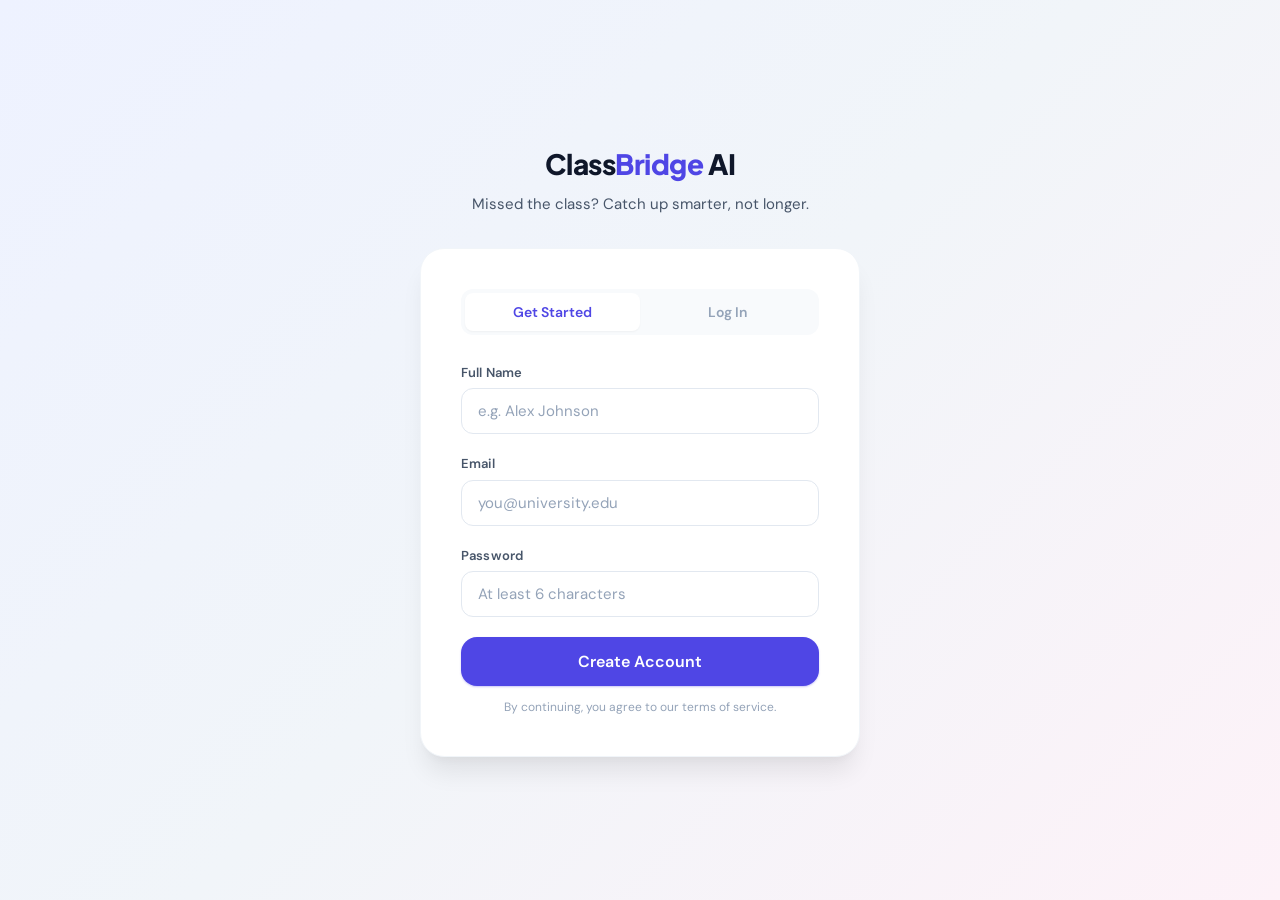
<file: frontend/index.html>
<!DOCTYPE html>
<html lang="en">
<head>
  <meta charset="UTF-8">
  <meta name="viewport" content="width=device-width, initial-scale=1.0">
  <title>ClassBridge AI</title>
  <link rel="icon" href="data:image/svg+xml,<svg xmlns='http://www.w3.org/2000/svg' viewBox='0 0 100 100'><text y='.9em' font-size='90'>🎓</text></svg>">
  <link rel="preconnect" href="https://fonts.googleapis.com">
  <link href="https://fonts.googleapis.com/css2?family=Plus+Jakarta+Sans:wght@400;500;600;700;800&family=DM+Sans:wght@400;500;600&display=swap" rel="stylesheet">
  <link rel="stylesheet" href="css/app.css">
</head>
<body>
  <div class="auth-page">
    <div class="auth-wrapper">
      <div class="auth-brand">
        <div class="logo">Class<span>Bridge</span> AI</div>
        <p class="tagline">Missed the class? Catch up smarter, not longer.</p>
      </div>

      <div class="auth-card">
        <div class="auth-tabs">
          <button class="auth-tab active" data-form="signup-form">Get Started</button>
          <button class="auth-tab" data-form="login-form">Log In</button>
        </div>

        <div id="signup-error" class="alert alert-error"></div>
        <form id="signup-form" class="auth-form active">
          <div class="form-group">
            <label class="form-label" for="signup-name">Full Name</label>
            <input class="form-input" type="text" id="signup-name" placeholder="e.g. Alex Johnson" required>
          </div>
          <div class="form-group">
            <label class="form-label" for="signup-email">Email</label>
            <input class="form-input" type="email" id="signup-email" placeholder="you@university.edu" required>
          </div>
          <div class="form-group">
            <label class="form-label" for="signup-password">Password</label>
            <input class="form-input" type="password" id="signup-password" placeholder="At least 6 characters" minlength="6" required>
          </div>
          <button type="submit" class="btn btn-primary btn-full btn-lg">Create Account</button>
          <p style="text-align:center;font-size:12px;color:var(--text-muted);margin-top:-8px">By continuing, you agree to our terms of service.</p>
        </form>

        <div id="login-error" class="alert alert-error"></div>
        <form id="login-form" class="auth-form">
          <div class="form-group">
            <label class="form-label" for="login-email">Email</label>
            <input class="form-input" type="email" id="login-email" placeholder="you@university.edu" required>
          </div>
          <div class="form-group">
            <label class="form-label" for="login-password">Password</label>
            <input class="form-input" type="password" id="login-password" placeholder="Your password" required>
          </div>
          <button type="submit" class="btn btn-primary btn-full btn-lg">Log In</button>
        </form>
      </div>
    </div>
  </div>

  <div class="toast-container" id="toast-container"></div>

  <script src="js/app.js"></script>
  <script>initAuthPage();</script>
</body>
</html>
</file>
<file: frontend/css/app.css>
/* ── ClassBridge AI — Design System ─────────────────────────────────────── */
@import url('https://fonts.googleapis.com/css2?family=Plus+Jakarta+Sans:wght@400;500;600;700;800&family=DM+Sans:wght@400;500;600&display=swap');

:root {
  --primary: #4f46e5;
  --primary-light: #818cf8;
  --primary-dark: #3730a3;
  --primary-soft: #eef2ff;
  --accent: #f43f5e;
  --accent-soft: #fff1f2;
  --success: #10b981;
  --success-soft: #ecfdf5;
  --warning: #f59e0b;
  --warning-soft: #fffbeb;
  --surface: #ffffff;
  --surface-dim: #f8fafc;
  --surface-hover: #f1f5f9;
  --bg: #f1f5f9;
  --border: #e2e8f0;
  --border-light: #f1f5f9;
  --text: #0f172a;
  --text-secondary: #475569;
  --text-muted: #94a3b8;
  --radius-sm: 8px;
  --radius-md: 12px;
  --radius-lg: 16px;
  --radius-xl: 24px;
  --radius-full: 9999px;
  --shadow-xs: 0 1px 2px rgba(0,0,0,0.04);
  --shadow-sm: 0 1px 3px rgba(0,0,0,0.06), 0 1px 2px rgba(0,0,0,0.04);
  --shadow-md: 0 4px 6px -1px rgba(0,0,0,0.07), 0 2px 4px -2px rgba(0,0,0,0.05);
  --shadow-lg: 0 10px 15px -3px rgba(0,0,0,0.08), 0 4px 6px -4px rgba(0,0,0,0.04);
  --shadow-xl: 0 20px 25px -5px rgba(0,0,0,0.08), 0 8px 10px -6px rgba(0,0,0,0.04);
  --font-display: 'Plus Jakarta Sans', system-ui, sans-serif;
  --font-body: 'DM Sans', system-ui, sans-serif;
  --transition: 150ms cubic-bezier(0.4, 0, 0.2, 1);
}

*, *::before, *::after { box-sizing: border-box; margin: 0; padding: 0; }
body { font-family: var(--font-body); color: var(--text); background: var(--bg); -webkit-font-smoothing: antialiased; line-height: 1.5; }
a { color: var(--primary); text-decoration: none; transition: color var(--transition); }
a:hover { color: var(--primary-dark); }
img { display: block; max-width: 100%; }

/* ── Auth Page ──────────────────────────────────────────────────────────── */
.auth-page {
  min-height: 100vh;
  display: flex;
  align-items: center;
  justify-content: center;
  padding: 24px;
  background: linear-gradient(135deg, #eef2ff 0%, #f1f5f9 50%, #fdf2f8 100%);
}
.auth-wrapper {
  width: 100%;
  max-width: 440px;
  animation: fadeUp 0.5s ease-out;
}
@keyframes fadeUp {
  from { opacity: 0; transform: translateY(16px); }
  to { opacity: 1; transform: translateY(0); }
}
.auth-brand {
  text-align: center;
  margin-bottom: 32px;
}
.auth-brand .logo {
  font-family: var(--font-display);
  font-size: 28px;
  font-weight: 800;
  color: var(--text);
  letter-spacing: -0.5px;
}
.auth-brand .logo span { color: var(--primary); }
.auth-brand .tagline {
  font-size: 15px;
  color: var(--text-secondary);
  margin-top: 8px;
}
.auth-card {
  background: var(--surface);
  border-radius: var(--radius-xl);
  padding: 40px;
  box-shadow: var(--shadow-xl);
  border: 1px solid var(--border-light);
}
.auth-tabs {
  display: flex;
  background: var(--surface-dim);
  border-radius: var(--radius-md);
  padding: 4px;
  margin-bottom: 28px;
}
.auth-tab {
  flex: 1;
  padding: 10px;
  border: none;
  background: transparent;
  border-radius: var(--radius-sm);
  font-family: var(--font-body);
  font-size: 14px;
  font-weight: 600;
  color: var(--text-muted);
  cursor: pointer;
  transition: all var(--transition);
}
.auth-tab.active {
  background: var(--surface);
  color: var(--primary);
  box-shadow: var(--shadow-xs);
}
.auth-form { display: none; flex-direction: column; gap: 20px; }
.auth-form.active { display: flex; animation: fadeUp 0.3s ease-out; }

/* ── Form Elements ──────────────────────────────────────────────────────── */
.form-group { display: flex; flex-direction: column; gap: 6px; }
.form-label {
  font-size: 13px;
  font-weight: 600;
  color: var(--text-secondary);
  letter-spacing: 0.01em;
}
.form-input {
  padding: 12px 16px;
  border: 1.5px solid var(--border);
  border-radius: var(--radius-md);
  font-family: var(--font-body);
  font-size: 15px;
  color: var(--text);
  background: var(--surface);
  transition: all var(--transition);
  outline: none;
}
.form-input:hover { border-color: #cbd5e1; }
.form-input:focus { border-color: var(--primary); box-shadow: 0 0 0 3px rgba(79, 70, 229, 0.1); }
.form-input::placeholder { color: var(--text-muted); }
select.form-input { cursor: pointer; }

/* ── Buttons ────────────────────────────────────────────────────────────── */
.btn {
  display: inline-flex;
  align-items: center;
  justify-content: center;
  gap: 8px;
  padding: 12px 24px;
  border: none;
  border-radius: var(--radius-md);
  font-family: var(--font-body);
  font-size: 14px;
  font-weight: 600;
  cursor: pointer;
  transition: all var(--transition);
  outline: none;
  text-decoration: none;
}
.btn:focus-visible { box-shadow: 0 0 0 3px rgba(79, 70, 229, 0.3); }
.btn-primary {
  background: var(--primary);
  color: white;
  box-shadow: 0 1px 2px rgba(79, 70, 229, 0.3);
}
.btn-primary:hover { background: var(--primary-dark); transform: translateY(-1px); box-shadow: 0 4px 12px rgba(79, 70, 229, 0.3); }
.btn-primary:active { transform: translateY(0); }
.btn-secondary {
  background: var(--surface);
  color: var(--text-secondary);
  border: 1.5px solid var(--border);
}
.btn-secondary:hover { background: var(--surface-dim); border-color: #cbd5e1; }
.btn-ghost {
  background: transparent;
  color: var(--text-secondary);
}
.btn-ghost:hover { background: var(--surface-dim); color: var(--text); }
.btn-danger { background: var(--accent-soft); color: var(--accent); }
.btn-danger:hover { background: #ffe4e6; }
.btn-sm { padding: 8px 16px; font-size: 13px; border-radius: var(--radius-sm); }
.btn-lg { padding: 14px 32px; font-size: 16px; border-radius: var(--radius-lg); }
.btn-full { width: 100%; }
.btn:disabled { opacity: 0.5; cursor: not-allowed; transform: none !important; }
.btn-icon {
  width: 40px;
  height: 40px;
  padding: 0;
  border-radius: var(--radius-md);
}

/* ── Alerts ─────────────────────────────────────────────────────────────── */
.alert {
  padding: 12px 16px;
  border-radius: var(--radius-md);
  font-size: 13px;
  font-weight: 500;
  display: none;
  animation: fadeUp 0.2s ease-out;
}
.alert.show { display: flex; align-items: center; gap: 8px; }
.alert-error { background: var(--accent-soft); color: var(--accent); border: 1px solid #fecdd3; }
.alert-success { background: var(--success-soft); color: var(--success); border: 1px solid #a7f3d0; }

/* ── Toast Notifications ────────────────────────────────────────────────── */
.toast-container {
  position: fixed;
  bottom: 24px;
  right: 24px;
  z-index: 1000;
  display: flex;
  flex-direction: column;
  gap: 8px;
}
.toast {
  background: var(--text);
  color: white;
  padding: 14px 20px;
  border-radius: var(--radius-md);
  font-size: 14px;
  font-weight: 500;
  box-shadow: var(--shadow-xl);
  animation: toastIn 0.3s ease-out;
  display: flex;
  align-items: center;
  gap: 10px;
  max-width: 400px;
}
.toast.success { background: var(--success); }
.toast.error { background: var(--accent); }
@keyframes toastIn {
  from { opacity: 0; transform: translateY(12px) scale(0.95); }
  to { opacity: 1; transform: translateY(0) scale(1); }
}
@keyframes toastOut {
  from { opacity: 1; transform: translateY(0) scale(1); }
  to { opacity: 0; transform: translateY(-8px) scale(0.95); }
}

/* ── App Header ─────────────────────────────────────────────────────────── */
.app-header {
  background: rgba(255, 255, 255, 0.85);
  backdrop-filter: blur(12px);
  -webkit-backdrop-filter: blur(12px);
  border-bottom: 1px solid var(--border-light);
  padding: 0 32px;
  height: 64px;
  display: flex;
  align-items: center;
  justify-content: space-between;
  position: sticky;
  top: 0;
  z-index: 100;
}
.app-header .logo {
  font-family: var(--font-display);
  font-size: 18px;
  font-weight: 800;
  letter-spacing: -0.3px;
}
.app-header .logo span { color: var(--primary); }
.header-actions { display: flex; align-items: center; gap: 12px; }
.user-pill {
  display: flex;
  align-items: center;
  gap: 10px;
  padding: 6px 14px 6px 6px;
  background: var(--surface-dim);
  border-radius: var(--radius-full);
  font-size: 13px;
  font-weight: 500;
  color: var(--text-secondary);
}
.user-avatar {
  width: 32px;
  height: 32px;
  border-radius: 50%;
  background: linear-gradient(135deg, var(--primary), var(--primary-light));
  display: flex;
  align-items: center;
  justify-content: center;
  color: white;
  font-weight: 700;
  font-size: 13px;
  font-family: var(--font-display);
}

/* ── App Container ──────────────────────────────────────────────────────── */
.app-container { max-width: 1100px; margin: 0 auto; padding: 32px; animation: fadeUp 0.4s ease-out; }

/* ── Dashboard ──────────────────────────────────────────────────────────── */
.dash-hero {
  margin-bottom: 32px;
}
.dash-hero h1 {
  font-family: var(--font-display);
  font-size: 28px;
  font-weight: 800;
  letter-spacing: -0.5px;
  margin-bottom: 4px;
}
.dash-hero p {
  color: var(--text-secondary);
  font-size: 15px;
}
.dash-actions {
  display: flex;
  gap: 12px;
  margin-top: 20px;
}

/* ── Stats Row ──────────────────────────────────────────────────────────── */
.stats-row {
  display: grid;
  grid-template-columns: repeat(auto-fit, minmax(160px, 1fr));
  gap: 16px;
  margin-bottom: 40px;
}
.stat-card {
  background: var(--surface);
  border-radius: var(--radius-lg);
  padding: 20px 24px;
  border: 1px solid var(--border-light);
  transition: all var(--transition);
}
.stat-card:hover { box-shadow: var(--shadow-sm); }
.stat-value {
  font-family: var(--font-display);
  font-size: 32px;
  font-weight: 800;
  color: var(--primary);
  letter-spacing: -1px;
}
.stat-label {
  font-size: 13px;
  color: var(--text-muted);
  font-weight: 500;
  margin-top: 2px;
}

/* ── Section Headers ────────────────────────────────────────────────────── */
.section-header {
  display: flex;
  justify-content: space-between;
  align-items: center;
  margin-bottom: 16px;
  gap: 8px;
}
.section-title {
  font-family: var(--font-display);
  font-size: 18px;
  font-weight: 700;
  letter-spacing: -0.3px;
}

/* ── Search & Filter Toolbar ───────────────────────────────────────────── */
.toolbar {
  display: flex;
  align-items: center;
  gap: 12px;
  flex-wrap: wrap;
  width: 100%;
  margin-bottom: 16px;
}
.section-header {
  flex-wrap: wrap;
  gap: 8px;
}
.search-box {
  position: relative;
  flex: 1;
  min-width: 200px;
  max-width: 360px;
}
.search-icon {
  position: absolute;
  left: 12px;
  top: 50%;
  transform: translateY(-50%);
  color: var(--text-muted);
  pointer-events: none;
}
.search-input {
  width: 100%;
  padding: 10px 38px 10px 38px;
  border: 1px solid var(--border);
  border-radius: var(--radius-full);
  font-family: var(--font-body);
  font-size: 14px;
  background: var(--surface);
  color: var(--text);
  transition: border-color var(--transition), box-shadow var(--transition);
  outline: none;
}
.search-input:focus {
  border-color: var(--primary);
  box-shadow: 0 0 0 3px rgba(79,70,229,0.1);
}
.search-input::placeholder { color: var(--text-muted); }
.search-clear-btn {
  position: absolute;
  right: 10px;
  top: 50%;
  transform: translateY(-50%);
  display: flex;
  align-items: center;
  justify-content: center;
  width: 24px;
  height: 24px;
  border: none;
  border-radius: 50%;
  background: transparent;
  color: var(--text-muted);
  cursor: pointer;
  padding: 0;
  transition: background var(--transition), color var(--transition);
}
.search-clear-btn:hover {
  background: var(--surface-hover);
  color: var(--text);
}
.filter-chips {
  display: flex;
  gap: 6px;
  flex-wrap: wrap;
}
.filter-chip {
  padding: 6px 14px;
  border: 1px solid var(--border);
  border-radius: var(--radius-full);
  background: var(--surface);
  font-family: var(--font-body);
  font-size: 13px;
  font-weight: 500;
  color: var(--text-secondary);
  cursor: pointer;
  transition: all var(--transition);
  white-space: nowrap;
}
.filter-chip:hover {
  background: var(--surface-hover);
  border-color: var(--text-muted);
}
.filter-chip.active {
  background: var(--primary);
  color: white;
  border-color: var(--primary);
}

/* ── Subject Cards ──────────────────────────────────────────────────────── */
.subject-grid {
  display: grid;
  grid-template-columns: repeat(auto-fill, minmax(300px, 1fr));
  gap: 16px;
  margin-bottom: 40px;
}
.subject-card {
  background: var(--surface);
  border-radius: var(--radius-lg);
  padding: 24px;
  border: 1px solid var(--border-light);
  cursor: pointer;
  transition: all var(--transition);
  position: relative;
  overflow: hidden;
}
.subject-card::before {
  content: '';
  position: absolute;
  top: 0;
  left: 0;
  right: 0;
  height: 3px;
  background: linear-gradient(90deg, var(--primary), var(--primary-light));
  opacity: 0;
  transition: opacity var(--transition);
}
.subject-card:hover {
  border-color: var(--primary-light);
  box-shadow: var(--shadow-md);
  transform: translateY(-2px);
}
.subject-card:hover::before { opacity: 1; }
.subject-card h3 {
  font-family: var(--font-display);
  font-size: 17px;
  font-weight: 700;
  margin-bottom: 6px;
}
.subject-card p {
  font-size: 13px;
  color: var(--text-muted);
  margin-bottom: 16px;
  line-height: 1.5;
}
.subject-meta {
  display: flex;
  gap: 16px;
  font-size: 12px;
  color: var(--text-muted);
  font-weight: 500;
}

/* ── Class List ─────────────────────────────────────────────────────────── */
.class-list { display: flex; flex-direction: column; gap: 8px; }
.class-card {
  background: var(--surface);
  border-radius: var(--radius-lg);
  padding: 16px 20px;
  border: 1px solid var(--border-light);
  display: flex;
  align-items: center;
  gap: 16px;
  cursor: pointer;
  transition: all var(--transition);
}
.class-card:hover {
  border-color: var(--primary-light);
  box-shadow: var(--shadow-sm);
}
.class-card .class-icon {
  width: 44px;
  height: 44px;
  border-radius: var(--radius-md);
  background: var(--primary-soft);
  display: flex;
  align-items: center;
  justify-content: center;
  font-size: 20px;
  flex-shrink: 0;
}
.class-card .class-info { flex: 1; min-width: 0; }
.class-card .class-info h4 {
  font-family: var(--font-display);
  font-size: 15px;
  font-weight: 600;
  margin-bottom: 2px;
  white-space: nowrap;
  overflow: hidden;
  text-overflow: ellipsis;
}
.class-card .class-info p {
  font-size: 13px;
  color: var(--text-muted);
  white-space: nowrap;
  overflow: hidden;
  text-overflow: ellipsis;
}
.class-card .class-right {
  display: flex;
  align-items: center;
  gap: 12px;
  flex-shrink: 0;
}

/* ── Status Badges ──────────────────────────────────────────────────────── */
.status-badge {
  display: inline-flex;
  align-items: center;
  gap: 6px;
  padding: 4px 12px;
  border-radius: var(--radius-full);
  font-size: 12px;
  font-weight: 600;
  letter-spacing: 0.02em;
}
.status-badge::before {
  content: '';
  width: 6px;
  height: 6px;
  border-radius: 50%;
  background: currentColor;
}
.status-PENDING { background: #fef3c7; color: #92400e; }
.status-PENDING::before { background: #f59e0b; }
.status-PROCESSING { background: #dbeafe; color: #1e40af; animation: pulse 2s infinite; }
.status-PROCESSING::before { background: #3b82f6; }
.status-UPLOADED { background: #e0e7ff; color: #3730a3; }
.status-UPLOADED::before { background: #6366f1; }
.status-AUDIO_READY { background: #d1fae5; color: #065f46; }
.status-AUDIO_READY::before { background: #10b981; }
.status-TRANSCRIBED { background: #ede9fe; color: #5b21b6; }
.status-TRANSCRIBED::before { background: #8b5cf6; }
.status-ANALYZED { background: #d1fae5; color: #047857; }
.status-ANALYZED::before { background: #059669; }
.status-DONE { background: #d1fae5; color: #047857; }
.status-DONE::before { background: #059669; }
.status-FAILED { background: #fee2e2; color: #991b1b; }
.status-FAILED::before { background: #ef4444; }
@keyframes pulse {
  0%, 100% { opacity: 1; }
  50% { opacity: 0.6; }
}

/* ── Class Detail Hero ──────────────────────────────────────────────────── */
.detail-hero {
  background: var(--surface);
  border-radius: var(--radius-xl);
  padding: 32px;
  margin-bottom: 24px;
  border: 1px solid var(--border-light);
}
.detail-hero .back-link {
  display: inline-flex;
  align-items: center;
  gap: 6px;
  font-size: 13px;
  font-weight: 500;
  color: var(--text-muted);
  margin-bottom: 20px;
  transition: color var(--transition);
}
.detail-hero .back-link:hover { color: var(--primary); }
.detail-hero h1 {
  font-family: var(--font-display);
  font-size: 26px;
  font-weight: 800;
  letter-spacing: -0.5px;
  margin-bottom: 8px;
}
.detail-hero .meta-row {
  display: flex;
  align-items: center;
  gap: 16px;
  flex-wrap: wrap;
}
.detail-hero .meta-item {
  display: flex;
  align-items: center;
  gap: 6px;
  font-size: 13px;
  color: var(--text-muted);
  font-weight: 500;
}

/* ── Progress Bar ───────────────────────────────────────────────────────── */
.progress-wrapper { margin-top: 24px; }
.progress-header {
  display: flex;
  justify-content: space-between;
  align-items: center;
  margin-bottom: 8px;
}
.progress-label {
  font-size: 13px;
  font-weight: 600;
  color: var(--text-secondary);
}
.progress-pct {
  font-size: 13px;
  font-weight: 700;
  color: var(--primary);
  font-family: var(--font-display);
}
.progress-track {
  height: 8px;
  background: var(--surface-dim);
  border-radius: var(--radius-full);
  overflow: hidden;
}
.progress-fill {
  height: 100%;
  background: linear-gradient(90deg, var(--primary), var(--primary-light));
  border-radius: var(--radius-full);
  transition: width 0.8s cubic-bezier(0.4, 0, 0.2, 1);
}

/* ── Tabs ───────────────────────────────────────────────────────────────── */
.tab-bar {
  display: flex;
  gap: 2px;
  background: var(--surface);
  border-radius: var(--radius-lg);
  padding: 4px;
  margin-bottom: 24px;
  border: 1px solid var(--border-light);
  overflow-x: auto;
  -webkit-overflow-scrolling: touch;
}
.tab-bar::-webkit-scrollbar { display: none; }
.tab-btn {
  padding: 10px 18px;
  border: none;
  background: transparent;
  border-radius: var(--radius-md);
  font-family: var(--font-body);
  font-size: 13px;
  font-weight: 600;
  color: var(--text-muted);
  cursor: pointer;
  white-space: nowrap;
  transition: all var(--transition);
}
.tab-btn:hover { color: var(--text-secondary); background: var(--surface-dim); }
.tab-btn.active {
  background: var(--primary-soft);
  color: var(--primary);
}
.tab-panel { display: none; animation: fadeUp 0.25s ease-out; }
.tab-panel.active { display: block; }

/* ── Panels ─────────────────────────────────────────────────────────────── */
.panel {
  background: var(--surface);
  border-radius: var(--radius-lg);
  padding: 24px;
  margin-bottom: 16px;
  border: 1px solid var(--border-light);
}
.panel-title {
  font-family: var(--font-display);
  font-size: 16px;
  font-weight: 700;
  margin-bottom: 16px;
  display: flex;
  align-items: center;
  gap: 8px;
}
.panel-text {
  font-size: 15px;
  line-height: 1.7;
  color: var(--text-secondary);
}
.panel-list { list-style: none; }
.panel-list li {
  padding: 12px 0;
  border-bottom: 1px solid var(--border-light);
  font-size: 14px;
  line-height: 1.6;
  color: var(--text-secondary);
}
.panel-list li:last-child { border-bottom: none; }

/* ── Priority Items ─────────────────────────────────────────────────────── */
.priority-stack { display: flex; flex-direction: column; gap: 8px; }
.priority-row {
  display: flex;
  align-items: center;
  gap: 12px;
  padding: 14px 16px;
  background: var(--surface-dim);
  border-radius: var(--radius-md);
  transition: background var(--transition);
}
.priority-row:hover { background: var(--border-light); }
.priority-tag {
  padding: 3px 10px;
  border-radius: var(--radius-sm);
  font-size: 11px;
  font-weight: 700;
  text-transform: uppercase;
  letter-spacing: 0.05em;
  flex-shrink: 0;
}
.priority-tag.CRITICAL { background: #fee2e2; color: #dc2626; }
.priority-tag.HIGH { background: #fff7ed; color: #ea580c; }
.priority-tag.MEDIUM { background: #fef3c7; color: #92400e; }

/* ── Timestamp Items ────────────────────────────────────────────────────── */
.ts-stack { display: flex; flex-direction: column; gap: 6px; }
.ts-row {
  display: flex;
  align-items: center;
  gap: 12px;
  padding: 12px 14px;
  background: var(--surface-dim);
  border-radius: var(--radius-md);
}
.ts-time {
  font-family: 'DM Sans', monospace;
  font-size: 13px;
  font-weight: 700;
  color: var(--primary);
  min-width: 60px;
}
.ts-type {
  padding: 2px 8px;
  border-radius: var(--radius-sm);
  font-size: 11px;
  font-weight: 700;
  text-transform: uppercase;
  letter-spacing: 0.04em;
  flex-shrink: 0;
}
.ts-type-EXPLANATION { background: #dbeafe; color: #1e40af; }
.ts-type-ASSIGNMENT { background: #fee2e2; color: #991b1b; }
.ts-type-ANNOUNCEMENT { background: #fef3c7; color: #92400e; }
.ts-type-EXAMPLE { background: #d1fae5; color: #065f46; }

/* ── Quiz ───────────────────────────────────────────────────────────────── */
.quiz-card {
  background: var(--surface-dim);
  border-radius: var(--radius-lg);
  padding: 24px;
  margin-bottom: 16px;
  border: 1px solid var(--border-light);
}
.quiz-q {
  font-size: 15px;
  font-weight: 600;
  margin-bottom: 16px;
  line-height: 1.5;
}
.quiz-opts { display: flex; flex-direction: column; gap: 8px; }
.quiz-opt {
  display: flex;
  align-items: center;
  gap: 12px;
  padding: 12px 16px;
  background: var(--surface);
  border: 1.5px solid var(--border);
  border-radius: var(--radius-md);
  font-size: 14px;
  cursor: pointer;
  transition: all var(--transition);
}
.quiz-opt:hover { border-color: var(--primary-light); background: var(--primary-soft); }
.quiz-opt .opt-key {
  width: 28px;
  height: 28px;
  border-radius: var(--radius-sm);
  background: var(--surface-dim);
  display: flex;
  align-items: center;
  justify-content: center;
  font-size: 12px;
  font-weight: 700;
  color: var(--text-muted);
  flex-shrink: 0;
}
.quiz-opt.correct { border-color: var(--success); background: var(--success-soft); }
.quiz-opt.correct .opt-key { background: var(--success); color: white; }
.quiz-opt.wrong { border-color: var(--accent); background: var(--accent-soft); }
.quiz-opt.wrong .opt-key { background: var(--accent); color: white; }
.quiz-source { font-size: 12px; color: var(--text-muted); margin-top: 12px; }

/* ── Watch Categories ───────────────────────────────────────────────────── */
.watch-section { margin-bottom: 24px; }
.watch-section h4 {
  font-family: var(--font-display);
  font-size: 14px;
  font-weight: 700;
  margin-bottom: 12px;
  display: flex;
  align-items: center;
  gap: 8px;
}
.watch-item {
  padding: 14px 16px;
  background: var(--surface-dim);
  border-radius: var(--radius-md);
  margin-bottom: 8px;
  border: 1px solid var(--border-light);
}
.watch-item strong { font-size: 14px; }
.watch-item .reason { font-size: 13px; color: var(--text-muted); margin-top: 4px; }

/* ── Empty State ────────────────────────────────────────────────────────── */
.empty-state {
  text-align: center;
  padding: 60px 24px;
}
.empty-icon {
  width: 64px;
  height: 64px;
  border-radius: var(--radius-xl);
  background: var(--primary-soft);
  display: inline-flex;
  align-items: center;
  justify-content: center;
  font-size: 28px;
  margin-bottom: 16px;
}
.empty-state h3 {
  font-family: var(--font-display);
  font-size: 17px;
  font-weight: 700;
  margin-bottom: 6px;
}
.empty-state p {
  font-size: 14px;
  color: var(--text-muted);
  margin-bottom: 20px;
  max-width: 320px;
  margin-left: auto;
  margin-right: auto;
}

/* ── Modal ──────────────────────────────────────────────────────────────── */
.modal-backdrop {
  display: none;
  position: fixed;
  inset: 0;
  background: rgba(15, 23, 42, 0.4);
  backdrop-filter: blur(4px);
  z-index: 200;
  align-items: center;
  justify-content: center;
  padding: 24px;
}
.modal-backdrop.open { display: flex; }
.modal {
  background: var(--surface);
  border-radius: var(--radius-xl);
  padding: 36px;
  width: 100%;
  max-width: 480px;
  box-shadow: var(--shadow-xl);
  animation: modalIn 0.25s ease-out;
}
@keyframes modalIn {
  from { opacity: 0; transform: scale(0.95) translateY(8px); }
  to { opacity: 1; transform: scale(1) translateY(0); }
}
.modal h2 {
  font-family: var(--font-display);
  font-size: 20px;
  font-weight: 800;
  margin-bottom: 24px;
}
.modal-actions {
  display: flex;
  gap: 12px;
  justify-content: flex-end;
  margin-top: 24px;
}

/* ── Loading ────────────────────────────────────────────────────────────── */
.loading {
  display: flex;
  align-items: center;
  justify-content: center;
  padding: 48px;
}
.spinner {
  width: 28px;
  height: 28px;
  border: 3px solid var(--border);
  border-top-color: var(--primary);
  border-radius: 50%;
  animation: spin 0.7s linear infinite;
}
@keyframes spin { to { transform: rotate(360deg); } }

/* ── Skeleton ───────────────────────────────────────────────────────────── */
.skeleton {
  background: linear-gradient(90deg, var(--surface-dim) 25%, var(--border-light) 50%, var(--surface-dim) 75%);
  background-size: 200% 100%;
  animation: shimmer 1.5s infinite;
  border-radius: var(--radius-md);
}
@keyframes shimmer {
  0% { background-position: -200% 0; }
  100% { background-position: 200% 0; }
}

/* ── Learning Gaps ────────────────────────────────────────────────────── */
.progress-ring-row {
  display: flex;
  align-items: center;
  gap: 24px;
  margin-bottom: 16px;
}
.progress-ring-wrapper {
  position: relative;
  width: 80px;
  height: 80px;
  flex-shrink: 0;
}
.progress-ring-bg { stroke-linecap: round; }
.progress-ring-fill {
  transition: stroke-dashoffset 0.6s ease;
}
.progress-ring-text {
  position: absolute;
  inset: 0;
  display: flex;
  align-items: center;
  justify-content: center;
  font-family: var(--font-display);
  font-size: 18px;
  font-weight: 800;
  color: var(--text);
}
.progress-ring-details {
  display: flex;
  flex-direction: column;
  gap: 8px;
}
.progress-detail-item {
  display: flex;
  align-items: center;
  gap: 12px;
}
.progress-detail-label {
  font-size: 13px;
  color: var(--text-muted);
}
.progress-detail-value {
  font-size: 14px;
  font-weight: 700;
  color: var(--text);
}
.concept-status-grid {
  display: flex;
  flex-direction: column;
  gap: 6px;
  margin-top: 12px;
}
.concept-status-chip {
  display: flex;
  align-items: center;
  gap: 10px;
  padding: 8px 12px;
  border: 1px solid var(--border);
  border-radius: var(--radius-sm);
  background: var(--surface);
}
.concept-status-dot {
  width: 8px;
  height: 8px;
  border-radius: 50%;
  flex-shrink: 0;
}
.concept-status-name {
  font-size: 14px;
  font-weight: 500;
  flex: 1;
}
.concept-status-label {
  font-size: 12px;
  font-weight: 600;
  text-transform: uppercase;
  letter-spacing: 0.5px;
}
.concept-actions {
  display: flex;
  gap: 4px;
}
.concept-btn {
  width: 28px;
  height: 28px;
  border-radius: 50%;
  border: 1px solid var(--border);
  background: var(--surface);
  color: var(--text-muted);
  font-size: 12px;
  font-weight: 700;
  cursor: pointer;
  transition: all var(--transition);
  display: flex;
  align-items: center;
  justify-content: center;
}
.concept-btn:hover {
  border-color: var(--btn-color, var(--primary));
  color: var(--btn-color, var(--primary));
  background: color-mix(in srgb, var(--btn-color, var(--primary)) 10%, white);
}
.concept-btn.active {
  border-color: var(--btn-color, var(--primary));
  background: var(--btn-color, var(--primary));
  color: white;
}

/* ── Learning Gaps ────────────────────────────────────────────────────── */
.gap-assessment {
  display: flex;
  gap: 16px;
  align-items: flex-start;
  padding: 20px;
  background: var(--surface);
  border: 1px solid var(--border);
  border-radius: var(--radius-lg);
  margin-bottom: 16px;
}
.gap-assessment-icon { font-size: 32px; flex-shrink: 0; }
.gap-assessment-text strong {
  font-family: var(--font-display);
  font-size: 15px;
  font-weight: 700;
  display: block;
  margin-bottom: 4px;
}
.gap-assessment-text p {
  font-size: 14px;
  color: var(--text-secondary);
  line-height: 1.6;
}
.gap-stats {
  display: grid;
  grid-template-columns: repeat(4, 1fr);
  gap: 12px;
  margin-bottom: 16px;
}
.gap-stat {
  background: var(--surface);
  border: 1px solid var(--border);
  border-radius: var(--radius-md);
  padding: 16px;
  text-align: center;
}
.gap-stat-value {
  font-family: var(--font-display);
  font-size: 24px;
  font-weight: 800;
  color: var(--text);
}
.gap-stat-label {
  font-size: 12px;
  color: var(--text-muted);
  margin-top: 4px;
  font-weight: 500;
}
.gap-prereq-list {
  display: flex;
  flex-wrap: wrap;
  gap: 8px;
}
.gap-prereq-tag {
  padding: 6px 14px;
  background: var(--warning-soft);
  color: var(--warning);
  border-radius: var(--radius-full);
  font-size: 13px;
  font-weight: 600;
}
.gap-missing-list {
  display: flex;
  flex-direction: column;
  gap: 8px;
}
.gap-missing-item {
  display: flex;
  align-items: center;
  gap: 10px;
  font-size: 14px;
  font-weight: 500;
  padding: 10px 14px;
  background: var(--accent-soft);
  border-radius: var(--radius-sm);
}
.gap-recs {
  display: flex;
  flex-direction: column;
  gap: 12px;
}
.gap-rec-card {
  padding: 16px;
  background: var(--surface-dim);
  border-radius: var(--radius-md);
  border: 1px solid var(--border-light);
}
.gap-rec-header {
  display: flex;
  justify-content: space-between;
  align-items: center;
  margin-bottom: 8px;
}
.gap-rec-action {
  font-size: 12px;
  font-weight: 600;
  text-transform: uppercase;
  letter-spacing: 0.5px;
  color: var(--text-secondary);
}
.gap-rec-priority {
  font-size: 12px;
  font-weight: 700;
}
.gap-rec-topic {
  font-size: 15px;
  font-weight: 600;
  color: var(--text);
  margin-bottom: 4px;
}
.gap-rec-reason {
  font-size: 13px;
  color: var(--text-muted);
}

/* ── Chat ─────────────────────────────────────────────────────────────── */
.chat-container {
  display: flex;
  flex-direction: column;
  height: calc(100vh - 340px);
  min-height: 400px;
  max-height: 600px;
}
.chat-messages {
  flex: 1;
  overflow-y: auto;
  padding: 20px;
  display: flex;
  flex-direction: column;
  gap: 16px;
}
.chat-welcome {
  display: flex;
  flex-direction: column;
  align-items: center;
  justify-content: center;
  height: 100%;
  text-align: center;
  color: var(--text-muted);
}
.chat-welcome-icon {
  font-size: 48px;
  margin-bottom: 12px;
}
.chat-welcome h3 {
  font-family: var(--font-display);
  font-size: 18px;
  font-weight: 700;
  color: var(--text);
  margin-bottom: 6px;
}
.chat-welcome p {
  font-size: 14px;
  max-width: 360px;
}
.chat-msg {
  display: flex;
  max-width: 85%;
}
.user-msg {
  align-self: flex-end;
}
.bot-msg {
  align-self: flex-start;
}
.chat-msg-content {
  padding: 12px 16px;
  border-radius: var(--radius-lg);
  font-size: 14px;
  line-height: 1.6;
}
.user-msg .chat-msg-content {
  background: var(--primary);
  color: white;
  border-bottom-right-radius: 4px;
}
.bot-msg .chat-msg-content {
  background: var(--surface);
  border: 1px solid var(--border);
  border-bottom-left-radius: 4px;
}
.chat-answer {
  color: var(--text);
}
.chat-answer strong { font-weight: 600; }
.chat-answer em { font-style: italic; color: var(--text-secondary); }
.chat-answer code {
  background: var(--surface-dim);
  padding: 2px 6px;
  border-radius: 4px;
  font-size: 13px;
}
.chat-timestamps {
  display: flex;
  flex-wrap: wrap;
  gap: 6px;
  margin-top: 10px;
  padding-top: 10px;
  border-top: 1px solid var(--border-light);
}
.chat-ts-badge {
  font-size: 12px;
  padding: 3px 10px;
  background: var(--primary-soft);
  color: var(--primary);
  border-radius: var(--radius-full);
  font-weight: 600;
}
.chat-error {
  display: flex;
  align-items: center;
  gap: 8px;
  color: var(--accent);
}
.typing-dots {
  display: flex;
  gap: 4px;
  padding: 4px 0;
}
.typing-dots span {
  width: 6px;
  height: 6px;
  border-radius: 50%;
  background: var(--text-muted);
  animation: typingBounce 1.2s infinite;
}
.typing-dots span:nth-child(2) { animation-delay: 0.15s; }
.typing-dots span:nth-child(3) { animation-delay: 0.3s; }
@keyframes typingBounce {
  0%, 60%, 100% { transform: translateY(0); opacity: 0.4; }
  30% { transform: translateY(-4px); opacity: 1; }
}
.chat-input-bar {
  display: flex;
  gap: 10px;
  padding: 16px 20px;
  border-top: 1px solid var(--border);
  background: var(--surface);
  border-radius: 0 0 var(--radius-lg) var(--radius-lg);
}
.chat-input {
  flex: 1;
  padding: 12px 16px;
  border: 1px solid var(--border);
  border-radius: var(--radius-full);
  font-family: var(--font-body);
  font-size: 14px;
  outline: none;
  transition: border-color var(--transition);
}
.chat-input:focus {
  border-color: var(--primary);
}
.chat-send {
  width: 44px;
  height: 44px;
  border-radius: 50%;
  padding: 0;
  display: flex;
  align-items: center;
  justify-content: center;
}

/* ── Audio Player Widget ────────────────────────────────────────────────── */
.audio-player-card {
  margin-top: 20px;
  padding: 16px 20px;
  background: var(--surface-dim);
  border: 1px solid var(--border);
  border-radius: var(--radius-lg);
  box-shadow: var(--shadow-sm);
}
.audio-player-main {
  display: flex;
  align-items: center;
  gap: 16px;
}
.audio-play-btn {
  width: 44px;
  height: 44px;
  border-radius: 50%;
  background: var(--primary);
  color: white;
  border: none;
  display: flex;
  align-items: center;
  justify-content: center;
  cursor: pointer;
  flex-shrink: 0;
  transition: transform var(--transition), background var(--transition);
}
.audio-play-btn:hover {
  background: var(--primary-dark);
  transform: scale(1.05);
}
.audio-track-info {
  flex: 1;
  display: flex;
  flex-direction: column;
  gap: 6px;
}
.audio-title {
  font-size: 13px;
  font-weight: 600;
  color: var(--text-primary);
}
.audio-timeline-wrapper {
  display: flex;
  align-items: center;
  gap: 10px;
}
.audio-time {
  font-family: 'DM Sans', monospace;
  font-size: 12px;
  font-weight: 600;
  color: var(--text-muted);
  min-width: 42px;
}
.audio-seek-slider {
  flex: 1;
  height: 6px;
  -webkit-appearance: none;
  appearance: none;
  background: var(--border);
  border-radius: var(--radius-full);
  outline: none;
  cursor: pointer;
}
.audio-seek-slider::-webkit-slider-thumb {
  -webkit-appearance: none;
  appearance: none;
  width: 14px;
  height: 14px;
  border-radius: 50%;
  background: var(--primary);
  cursor: pointer;
  transition: transform 0.1s ease;
}
.audio-seek-slider::-webkit-slider-thumb:hover {
  transform: scale(1.2);
}
.audio-actions {
  display: flex;
  align-items: center;
  gap: 8px;
}
.audio-speed-select {
  padding: 6px 8px;
  border-radius: var(--radius-sm);
  border: 1px solid var(--border);
  background: var(--surface);
  font-size: 12px;
  font-weight: 600;
  color: var(--text-secondary);
  cursor: pointer;
}

/* ── Interactive Clickable Timestamps ──────────────────────────────────── */
.clickable-ts {
  cursor: pointer;
  display: inline-flex;
  align-items: center;
  gap: 4px;
  padding: 2px 8px;
  border-radius: var(--radius-sm);
  background: var(--primary-soft);
  color: var(--primary);
  font-family: 'DM Sans', monospace;
  font-size: 12px;
  font-weight: 700;
  transition: all var(--transition);
  user-select: none;
}
.clickable-ts:hover {
  background: var(--primary);
  color: white;
  transform: translateY(-1px);
}

/* ── Announcements, Assignments, Resources, Explanations ──────────────── */
.announcement-card, .assignment-card, .resource-card, .explanation-card {
  padding: 16px 20px;
  background: var(--surface-dim);
  border-radius: var(--radius-md);
  border-left: 4px solid var(--primary);
  margin-bottom: 12px;
  display: flex;
  flex-direction: column;
  gap: 6px;
}
.announcement-card { border-left-color: #f59e0b; }
.assignment-card { border-left-color: #ef4444; }
.resource-card { border-left-color: #10b981; }
.explanation-card { border-left-color: #6366f1; }

.item-header {
  display: flex;
  align-items: center;
  justify-content: space-between;
}
.item-title {
  font-size: 15px;
  font-weight: 600;
  color: var(--text-primary);
}
.item-desc {
  font-size: 14px;
  line-height: 1.6;
  color: var(--text-secondary);
}

/* ── App Layout & Modern Sidebar Navigation ──────────────────────────────── */
.app-layout {
  display: flex;
  min-height: 100vh;
  background: var(--bg);
}

.sidebar {
  width: 260px;
  background: var(--surface);
  border-right: 1px solid var(--border);
  display: flex;
  flex-direction: column;
  position: sticky;
  top: 0;
  height: 100vh;
  z-index: 90;
  transition: transform var(--transition);
}

.sidebar-brand {
  padding: 24px 20px 20px;
  border-bottom: 1px solid var(--border-light);
  display: flex;
  flex-direction: column;
  gap: 4px;
}

.sidebar-brand .logo {
  font-family: var(--font-display);
  font-size: 20px;
  font-weight: 800;
  color: var(--text);
  letter-spacing: -0.5px;
  display: flex;
  align-items: center;
  gap: 6px;
}

.sidebar-brand .logo span {
  color: var(--primary);
}

.sidebar-tagline {
  font-size: 11px;
  font-weight: 600;
  color: var(--primary);
  background: var(--primary-soft);
  padding: 3px 8px;
  border-radius: var(--radius-full);
  display: inline-block;
  width: fit-content;
  margin-top: 4px;
}

.sidebar-nav {
  padding: 16px 12px;
  display: flex;
  flex-direction: column;
  gap: 4px;
  flex: 1;
  overflow-y: auto;
}

.nav-item {
  display: flex;
  align-items: center;
  gap: 12px;
  padding: 10px 14px;
  border-radius: var(--radius-md);
  font-size: 14px;
  font-weight: 600;
  color: var(--text-secondary);
  text-decoration: none;
  transition: all var(--transition);
  cursor: pointer;
  border: 1px solid transparent;
}

.nav-item:hover {
  background: var(--surface-hover);
  color: var(--text);
}

.nav-item.active {
  background: var(--primary-soft);
  color: var(--primary);
  border-color: rgba(79, 70, 229, 0.15);
}

.nav-item svg {
  flex-shrink: 0;
}

.sidebar-footer {
  padding: 16px;
  border-top: 1px solid var(--border-light);
  display: flex;
  flex-direction: column;
  gap: 12px;
  background: var(--surface);
}

.user-profile-widget {
  display: flex;
  align-items: center;
  gap: 10px;
}

.user-profile-widget .user-avatar {
  width: 36px;
  height: 36px;
  font-size: 14px;
}

.user-profile-info {
  display: flex;
  flex-direction: column;
  overflow: hidden;
}

.user-profile-name {
  font-size: 13px;
  font-weight: 700;
  color: var(--text);
  white-space: nowrap;
  overflow: hidden;
  text-overflow: ellipsis;
}

.user-profile-role {
  font-size: 11px;
  color: var(--text-muted);
}

.main-content {
  flex: 1;
  display: flex;
  flex-direction: column;
  min-width: 0;
  background: var(--bg);
}

.topbar {
  height: 64px;
  background: rgba(255, 255, 255, 0.9);
  backdrop-filter: blur(12px);
  -webkit-backdrop-filter: blur(12px);
  border-bottom: 1px solid var(--border);
  padding: 0 32px;
  display: flex;
  align-items: center;
  justify-content: space-between;
  position: sticky;
  top: 0;
  z-index: 80;
}

.topbar-left {
  display: flex;
  align-items: center;
  gap: 16px;
}

.topbar-right {
  display: flex;
  align-items: center;
  gap: 12px;
}

.mobile-menu-btn {
  display: none;
  background: transparent;
  border: none;
  color: var(--text);
  cursor: pointer;
  padding: 6px;
  border-radius: var(--radius-sm);
}

.content-body {
  padding: 32px;
  max-width: 1200px;
  width: 100%;
  margin: 0 auto;
}

/* ── Hero & Continue Catch-Up Card ─────────────────────────────────────── */
.recovery-mission-card {
  background: linear-gradient(135deg, #1e1b4b 0%, #312e81 50%, #4338ca 100%);
  color: white;
  border-radius: var(--radius-xl);
  padding: 32px;
  margin-bottom: 28px;
  box-shadow: var(--shadow-lg);
  position: relative;
  overflow: hidden;
}

.recovery-mission-card::after {
  content: '';
  position: absolute;
  top: -40px;
  right: -40px;
  width: 220px;
  height: 220px;
  background: radial-gradient(circle, rgba(255,255,255,0.12) 0%, transparent 70%);
  border-radius: 50%;
  pointer-events: none;
}

.mission-tag {
  display: inline-flex;
  align-items: center;
  gap: 6px;
  font-size: 12px;
  font-weight: 700;
  text-transform: uppercase;
  letter-spacing: 0.05em;
  background: rgba(255, 255, 255, 0.16);
  padding: 4px 12px;
  border-radius: var(--radius-full);
  margin-bottom: 12px;
}

.recovery-mission-card h1 {
  font-family: var(--font-display);
  font-size: 26px;
  font-weight: 800;
  letter-spacing: -0.5px;
  line-height: 1.25;
  margin-bottom: 8px;
}

.recovery-mission-card p {
  font-size: 15px;
  color: #e0e7ff;
  max-width: 650px;
  line-height: 1.5;
}

.continue-card {
  background: var(--surface);
  border: 1px solid var(--border);
  border-radius: var(--radius-lg);
  padding: 20px 24px;
  margin-bottom: 28px;
  box-shadow: var(--shadow-sm);
  display: flex;
  align-items: center;
  justify-content: space-between;
  gap: 20px;
  transition: all var(--transition);
}

.continue-card:hover {
  border-color: var(--primary-light);
  box-shadow: var(--shadow-md);
  transform: translateY(-1px);
}

.continue-info {
  display: flex;
  align-items: center;
  gap: 16px;
  min-width: 0;
}

.continue-icon {
  width: 48px;
  height: 48px;
  border-radius: var(--radius-md);
  background: var(--primary-soft);
  color: var(--primary);
  display: flex;
  align-items: center;
  justify-content: center;
  font-size: 22px;
  flex-shrink: 0;
}

.continue-text {
  min-width: 0;
}

.continue-label {
  font-size: 11px;
  font-weight: 700;
  text-transform: uppercase;
  letter-spacing: 0.05em;
  color: var(--primary);
  margin-bottom: 2px;
}

.continue-title {
  font-size: 16px;
  font-weight: 700;
  color: var(--text);
  white-space: nowrap;
  overflow: hidden;
  text-overflow: ellipsis;
}

.continue-sub {
  font-size: 13px;
  color: var(--text-muted);
}

/* ── Class Section Lists ────────────────────────────────────────────────── */
.class-category-section {
  margin-bottom: 32px;
}

.category-header {
  display: flex;
  align-items: center;
  justify-content: space-between;
  margin-bottom: 14px;
}

.category-title {
  font-family: var(--font-display);
  font-size: 16px;
  font-weight: 700;
  color: var(--text);
  display: flex;
  align-items: center;
  gap: 8px;
}

.category-badge {
  font-size: 12px;
  font-weight: 600;
  padding: 2px 8px;
  border-radius: var(--radius-full);
  background: var(--surface-dim);
  color: var(--text-secondary);
}

.class-grid {
  display: grid;
  grid-template-columns: repeat(auto-fill, minmax(320px, 1fr));
  gap: 16px;
}

.class-card-enhanced {
  background: var(--surface);
  border: 1px solid var(--border);
  border-radius: var(--radius-lg);
  padding: 18px 20px;
  cursor: pointer;
  transition: all var(--transition);
  display: flex;
  flex-direction: column;
  justify-content: space-between;
  gap: 12px;
  position: relative;
}

.class-card-enhanced:hover {
  border-color: var(--primary);
  box-shadow: var(--shadow-md);
  transform: translateY(-2px);
}

.card-top {
  display: flex;
  align-items: flex-start;
  justify-content: space-between;
  gap: 12px;
}

.card-title-group h4 {
  font-size: 15px;
  font-weight: 700;
  color: var(--text);
  line-height: 1.35;
  margin-bottom: 4px;
}

.card-subject {
  font-size: 12px;
  font-weight: 600;
  color: var(--primary);
}

.card-bottom {
  display: flex;
  align-items: center;
  justify-content: space-between;
  padding-top: 10px;
  border-top: 1px solid var(--border-light);
  font-size: 12px;
  color: var(--text-muted);
}

.recovery-indicator {
  display: inline-flex;
  align-items: center;
  gap: 4px;
  font-weight: 600;
  font-size: 12px;
}

.recovery-indicator.ready { color: var(--success); }
.recovery-indicator.processing { color: var(--warning); }
.recovery-indicator.pending { color: var(--text-muted); }

/* ── Processing Pipeline Visual Widget ─────────────────────────────────── */
.pipeline-card {
  background: var(--surface);
  border: 1px solid var(--border);
  border-radius: var(--radius-lg);
  padding: 20px;
  margin-bottom: 24px;
}

.pipeline-header {
  display: flex;
  align-items: center;
  justify-content: space-between;
  margin-bottom: 16px;
}

.pipeline-steps {
  display: grid;
  grid-template-columns: repeat(auto-fit, minmax(140px, 1fr));
  gap: 10px;
}

.pipeline-step {
  display: flex;
  align-items: center;
  gap: 10px;
  padding: 10px 12px;
  background: var(--surface-dim);
  border-radius: var(--radius-md);
  border: 1px solid var(--border-light);
  font-size: 13px;
  font-weight: 600;
  color: var(--text-secondary);
  transition: all var(--transition);
}

.pipeline-step.completed {
  background: var(--success-soft);
  border-color: #a7f3d0;
  color: #065f46;
}

.pipeline-step.active {
  background: var(--primary-soft);
  border-color: rgba(79, 70, 229, 0.3);
  color: var(--primary-dark);
  box-shadow: 0 0 0 2px rgba(79, 70, 229, 0.1);
}

.step-icon {
  font-size: 14px;
  display: flex;
  align-items: center;
  justify-content: center;
}

/* ── AI Tutor Chat Suggestions ─────────────────────────────────────────── */
.chat-suggestions {
  display: flex;
  flex-wrap: wrap;
  gap: 8px;
  margin-bottom: 14px;
  padding: 0 4px;
}

.suggestion-chip {
  padding: 6px 14px;
  background: var(--surface);
  border: 1px solid var(--border);
  border-radius: var(--radius-full);
  font-family: var(--font-body);
  font-size: 12px;
  font-weight: 500;
  color: var(--text-secondary);
  cursor: pointer;
  transition: all var(--transition);
}

.suggestion-chip:hover {
  background: var(--primary-soft);
  border-color: var(--primary-light);
  color: var(--primary);
  transform: translateY(-1px);
}

/* ── Previous Classes Component ────────────────────────────────────────── */
.prev-classes-grid {
  display: grid;
  grid-template-columns: repeat(auto-fill, minmax(280px, 1fr));
  gap: 16px;
}

.prev-class-card {
  background: var(--surface);
  border: 1px solid var(--border);
  border-radius: var(--radius-lg);
  padding: 18px;
  display: flex;
  flex-direction: column;
  justify-content: space-between;
  gap: 12px;
  transition: all var(--transition);
}

.prev-class-card:hover {
  border-color: var(--primary);
  box-shadow: var(--shadow-sm);
}

.prev-class-topics {
  display: flex;
  flex-wrap: wrap;
  gap: 4px;
  margin-top: 6px;
}

.prev-topic-tag {
  font-size: 11px;
  font-weight: 600;
  padding: 2px 8px;
  border-radius: var(--radius-full);
  background: var(--surface-dim);
  color: var(--text-secondary);
}

/* ── Progress Dashboard Section ─────────────────────────────────────────── */
.progress-summary-grid {
  display: grid;
  grid-template-columns: repeat(auto-fit, minmax(220px, 1fr));
  gap: 16px;
  margin-bottom: 28px;
}

.progress-summary-card {
  background: var(--surface);
  border: 1px solid var(--border);
  border-radius: var(--radius-lg);
  padding: 24px;
}

.progress-summary-val {
  font-family: var(--font-display);
  font-size: 32px;
  font-weight: 800;
  color: var(--primary);
  line-height: 1;
  margin-bottom: 6px;
}

.progress-summary-label {
  font-size: 13px;
  font-weight: 600;
  color: var(--text-muted);
}

/* ── Responsive Refinements ─────────────────────────────────────────────── */
@media (max-width: 900px) {
  .sidebar {
    position: fixed;
    left: 0;
    top: 0;
    bottom: 0;
    transform: translateX(-100%);
    box-shadow: var(--shadow-xl);
  }
  .sidebar.open {
    transform: translateX(0);
  }
  .mobile-menu-btn {
    display: inline-flex;
  }
  .topbar {
    padding: 0 16px;
  }
  .content-body {
    padding: 20px 16px;
  }
}

@media (max-width: 640px) {
  .continue-card {
    flex-direction: column;
    align-items: flex-start;
  }
  .continue-action {
    width: 100%;
  }
  .continue-action .btn {
    width: 100%;
  }
  .recovery-mission-card {
    padding: 24px 20px;
  }
  .recovery-mission-card h1 {
    font-size: 22px;
  }
  .class-grid {
    grid-template-columns: 1fr;
  }
}

/* ── Notes Tab ───────────────────────────────────────────────────────────── */
.notes-container {
  max-width: 760px;
  margin: 0 auto;
}
.notes-header {
  display: flex;
  align-items: center;
  justify-content: space-between;
  margin-bottom: 20px;
}
.notes-title {
  font-size: 18px;
  font-weight: 700;
  color: var(--text);
  display: flex;
  align-items: center;
  gap: 10px;
}
.notes-count {
  font-size: 13px;
  font-weight: 600;
  background: var(--surface-dim);
  color: var(--text-muted);
  padding: 2px 10px;
  border-radius: var(--radius-full);
}

/* Compose area */
.note-compose {
  background: var(--surface);
  border: 1px solid var(--border);
  border-radius: var(--radius-lg);
  overflow: hidden;
  margin-bottom: 24px;
  transition: border-color var(--transition), box-shadow var(--transition);
}
.note-compose:focus-within {
  border-color: var(--primary);
  box-shadow: 0 0 0 3px rgba(79,70,229,0.1);
}
.note-textarea {
  width: 100%;
  padding: 16px;
  font-family: var(--font-body);
  font-size: 14px;
  line-height: 1.6;
  color: var(--text);
  background: transparent;
  border: none;
  outline: none;
  resize: vertical;
  min-height: 100px;
  box-sizing: border-box;
}
.note-textarea::placeholder {
  color: var(--text-muted);
}
.note-compose-footer {
  display: flex;
  align-items: center;
  justify-content: space-between;
  padding: 10px 16px;
  border-top: 1px solid var(--border);
  background: var(--surface-dim);
}
.note-char-count {
  font-size: 12px;
  color: var(--text-muted);
  font-weight: 500;
}

/* Saved note cards */
.notes-list {
  display: flex;
  flex-direction: column;
  gap: 12px;
}
.note-card {
  background: var(--surface);
  border: 1px solid var(--border);
  border-radius: var(--radius-lg);
  padding: 16px;
  transition: border-color var(--transition), box-shadow var(--transition);
}
.note-card:hover {
  border-color: var(--primary);
  box-shadow: 0 2px 12px rgba(79,70,229,0.08);
}
.note-content {
  font-size: 14px;
  line-height: 1.7;
  color: var(--text);
  white-space: pre-wrap;
  word-break: break-word;
}
.note-edit-area {
  width: 100%;
  font-family: var(--font-body);
  font-size: 14px;
  line-height: 1.7;
  color: var(--text);
  background: var(--surface-dim);
  border: 1px solid var(--primary);
  border-radius: var(--radius-sm);
  padding: 10px 12px;
  resize: vertical;
  outline: none;
  box-sizing: border-box;
}
.note-footer {
  display: flex;
  align-items: center;
  justify-content: space-between;
  margin-top: 12px;
  padding-top: 10px;
  border-top: 1px solid var(--border);
}
.note-time {
  font-size: 11px;
  color: var(--text-muted);
  font-weight: 500;
}
.note-actions {
  display: flex;
  align-items: center;
  gap: 4px;
}

/* ── Phase 14 — Live Session Dashboard Cards ─────────────────────────────── */
.live-sessions-grid {
  display: grid;
  grid-template-columns: repeat(auto-fill, minmax(280px, 1fr));
  gap: 14px;
}

.live-session-card {
  background: var(--surface);
  border: 1px solid var(--border);
  border-radius: var(--radius-md);
  padding: 1rem 1.1rem 0.9rem;
  display: flex;
  flex-direction: column;
  gap: 0.5rem;
  box-shadow: var(--shadow-sm);
  transition: box-shadow var(--transition), transform var(--transition), border-color var(--transition);
  position: relative;
  overflow: hidden;
}
.live-session-card::before {
  content: '';
  position: absolute;
  inset: 0;
  background: linear-gradient(135deg, rgba(239,68,68,0.04) 0%, transparent 60%);
  pointer-events: none;
}
.live-session-card:hover {
  box-shadow: var(--shadow-md);
  transform: translateY(-2px);
  border-color: rgba(239,68,68,0.2);
}

.lsc-header {
  display: flex;
  align-items: center;
  justify-content: space-between;
  gap: 0.5rem;
}

.lsc-status {
  display: flex;
  align-items: center;
  gap: 0.3rem;
  font-size: 0.72rem;
  font-weight: 700;
  letter-spacing: 0.05em;
}

.lsc-status-text { text-transform: uppercase; }

.lsc-live-dot {
  width: 7px;
  height: 7px;
  border-radius: 50%;
  background: #ef4444;
  animation: lsc-pulse 1.5s infinite;
  flex-shrink: 0;
}
@keyframes lsc-pulse {
  0%, 100% { opacity: 1; box-shadow: 0 0 0 0 rgba(239,68,68,0.3); }
  50%       { opacity: 0.7; box-shadow: 0 0 0 4px transparent; }
}

.lsc-date {
  font-size: 0.68rem;
  color: var(--text-muted);
  font-weight: 500;
  white-space: nowrap;
  overflow: hidden;
  text-overflow: ellipsis;
}

.lsc-name {
  font-size: 0.9rem;
  font-weight: 700;
  color: var(--text);
  line-height: 1.3;
  overflow: hidden;
  text-overflow: ellipsis;
  white-space: nowrap;
}

.lsc-subject {
  font-size: 0.75rem;
  font-weight: 600;
  color: var(--primary);
  overflow: hidden;
  text-overflow: ellipsis;
  white-space: nowrap;
}

.lsc-meta {
  display: flex;
  align-items: center;
  gap: 0.6rem;
  flex-wrap: wrap;
}
.lsc-meta span {
  font-size: 0.72rem;
  color: var(--text-secondary);
  font-weight: 500;
}

.lsc-topics {
  display: flex;
  flex-wrap: wrap;
  gap: 0.3rem;
  margin-top: 0.1rem;
}
.lsc-topic-chip {
  font-size: 0.68rem;
  font-weight: 600;
  padding: 2px 7px;
  border-radius: 20px;
  background: rgba(79,70,229,0.08);
  color: var(--primary);
  border: 1px solid rgba(79,70,229,0.15);
  white-space: nowrap;
  overflow: hidden;
  text-overflow: ellipsis;
  max-width: 120px;
}

.lsc-error {
  font-size: 0.73rem;
  color: #ef4444;
  background: rgba(239,68,68,0.07);
  border-radius: 6px;
  padding: 0.3rem 0.6rem;
  overflow: hidden;
  text-overflow: ellipsis;
  white-space: nowrap;
}

.lsc-action {
  margin-top: 0.3rem;
}
</file>
